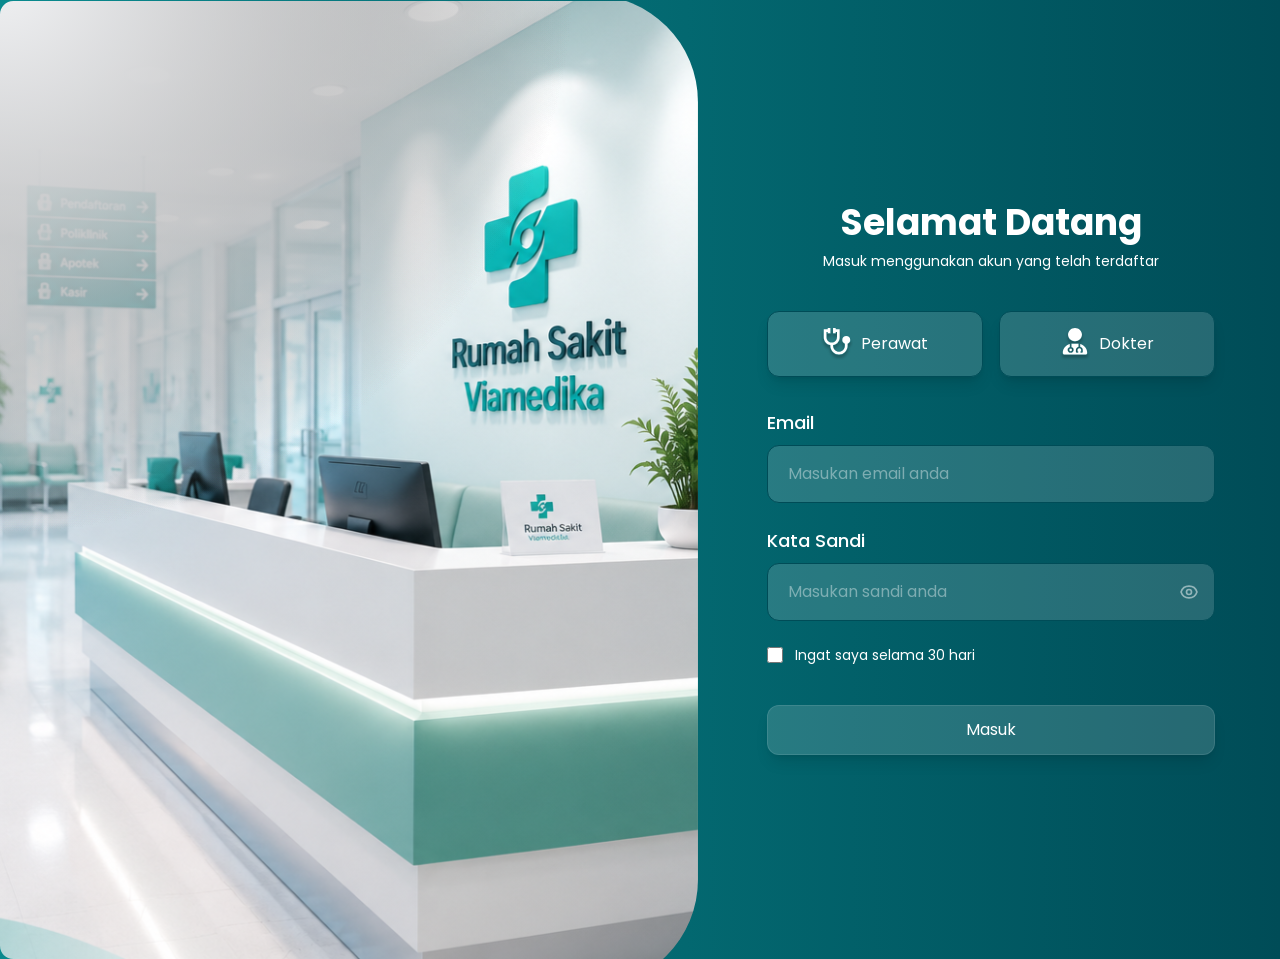
<file: index.html>
<!doctype html>
<html lang="en">
  <head>
    <meta charset="UTF-8" />
    <meta name="viewport" content="width=device-width, initial-scale=1.0" />
    <title>SIMRS</title>
    <style>
      body {
        display: flex;
        align-items: center;
        justify-content: center;
        height: 100vh;
        margin: 0;
        font-family: sans-serif;
        background: #f5f5f5;
        color: #555;
      }
      .loader {
        text-align: center;
      }
      .spinner {
        width: 40px;
        height: 40px;
        border: 4px solid #ddd;
        border-top-color: #4f86f7;
        border-radius: 50%;
        animation: spin 0.8s linear infinite;
        margin: 0 auto 12px;
      }
      @keyframes spin { to { transform: rotate(360deg); } }
    </style>
  </head>
  <body>
    <!-- Tampilan sementara selama verifikasi token berlangsung -->
    <div class="loader">
      <div class="spinner"></div>
      <p>Memeriksa sesi...</p>
    </div>

    <!-- Muat semua fungsi API terlebih dahulu -->
    <script src="/src/js/daftar-api.js"></script>

    <!-- Jalankan pemeriksaan auth setelah skrip siap -->
    <script>
      checkAuthAndRedirect();
    </script>
  </body>
</html>
</file>
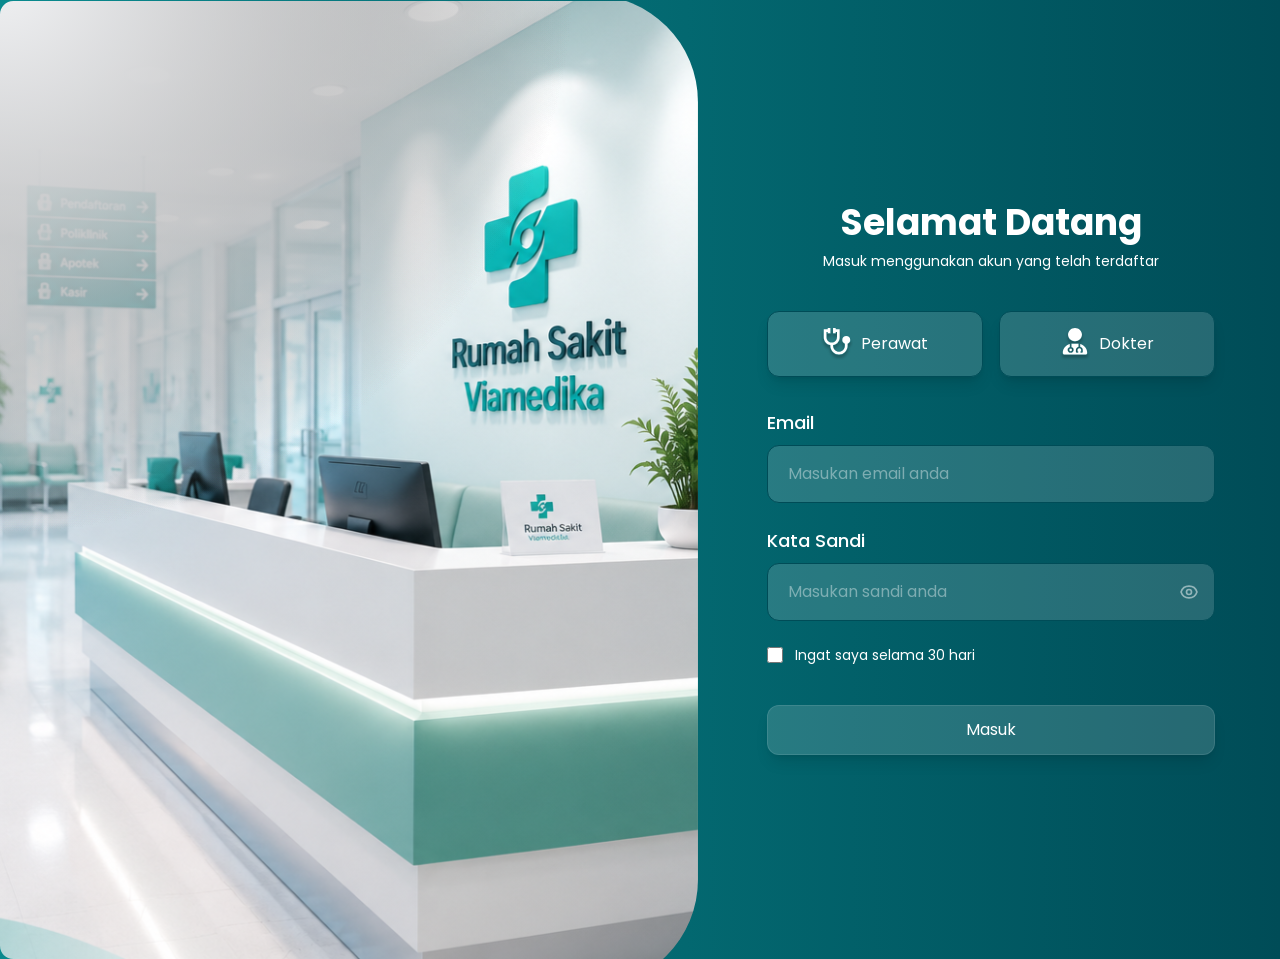
<file: login.html>
<!DOCTYPE html>
<html lang="en">
<head>
  <meta charset="UTF-8" />
  <meta name="viewport" content="width=device-width, initial-scale=1.0" />
  <link href="./src/output.css" rel="stylesheet" />
  <link rel="icon" type="image/png" href="/src/img/web-icon.png">
  <title>Login Page</title>
</head>

<body class="flex">

  <div class="bg-gradient-to-r from-[#0A8A8E] to-[#004C57] w-full flex">

    <!-- KIRI -->
    <div class="block">
      <img src="/src/img/rsv.svg" class=""/>
    </div>

    <!-- KANAN -->
    <div class="w-full md:w-1/2 flex items-center justify-center px-10 py-12">

      <!-- FORM -->
      <div class="w-full max-w-md text-white">

        <!-- JUDUL -->
        <div class="text-center mb-10">
          <h1 class="text-4xl font-bold mb-2">Selamat Datang</h1>
          <p class="text-white text-sm">Masuk menggunakan akun yang telah terdaftar</p>
        </div>

        <!-- PERAN (hanya informasi visual, role ditentukan dari server) -->
        <div class="flex gap-4 mb-8">
          <div class="flex-1 bg-white/15 rounded-xl py-4 flex items-center justify-center gap-2 shadow-lg border border-[#004C57]">
            <img src="/src/img/perawat.svg" class="w-8 h-8">
            <span class="text-white">Perawat</span>
          </div>
          <div class="flex-1 bg-white/15 rounded-xl py-4 flex items-center justify-center gap-2 shadow-lg border border-[#004C57]">
            <img src="/src/img/dokter.svg" class="w-8 h-8">
            <span class="text-white">Dokter</span>
          </div>
        </div>

        <!-- PESAN ERROR -->
        <div id="error-msg" class="hidden mb-4 px-4 py-3 bg-red-500/20 border border-red-400/50 rounded-xl text-sm text-red-200 text-center">
        </div>

        <!-- EMAIL -->
        <div class="flex flex-col mb-6">
          <label class="mb-2 text-lg font-medium" for="input-email">Email</label>
          <input
            id="input-email"
            type="email"
            placeholder="Masukan email anda"
            autocomplete="email"
            class="bg-white/15 rounded-xl px-5 py-4 outline-none border border-[#004C57] placeholder:text-white/40 focus:ring-2 focus:ring-[#3BC0A8]"
          />
        </div>

        <!-- PASSWORD -->
        <div class="flex flex-col mb-6">
          <label class="mb-2 text-lg font-medium" for="input-password">Kata Sandi</label>
          <div class="relative">
            <input
              id="input-password"
              type="password"
              placeholder="Masukan sandi anda"
              autocomplete="current-password"
              class="w-full bg-white/15 rounded-xl px-5 py-4 pr-12 outline-none border border-[#004C57] placeholder:text-white/40 focus:ring-2 focus:ring-[#3BC0A8]"
            />
            <!-- Toggle show/hide password -->
            <button
              type="button"
              id="btn-toggle-password"
              class="absolute right-4 top-1/2 -translate-y-1/2 text-white/50 hover:text-white transition"
              aria-label="Tampilkan kata sandi"
            >
              <!-- Eye icon -->
              <svg id="icon-eye" xmlns="http://www.w3.org/2000/svg" class="w-5 h-5" fill="none" viewBox="0 0 24 24" stroke="currentColor">
                <path stroke-linecap="round" stroke-linejoin="round" stroke-width="2" d="M15 12a3 3 0 11-6 0 3 3 0 016 0z" />
                <path stroke-linecap="round" stroke-linejoin="round" stroke-width="2" d="M2.458 12C3.732 7.943 7.523 5 12 5c4.477 0 8.268 2.943 9.542 7-1.274 4.057-5.065 7-9.542 7-4.477 0-8.268-2.943-9.542-7z" />
              </svg>
              <!-- Eye-off icon -->
              <svg id="icon-eye-off" xmlns="http://www.w3.org/2000/svg" class="w-5 h-5 hidden" fill="none" viewBox="0 0 24 24" stroke="currentColor">
                <path stroke-linecap="round" stroke-linejoin="round" stroke-width="2" d="M13.875 18.825A10.05 10.05 0 0112 19c-4.477 0-8.268-2.943-9.542-7a9.956 9.956 0 012.293-3.95M6.634 6.634A9.956 9.956 0 0112 5c4.477 0 8.268 2.943 9.542 7a10.05 10.05 0 01-1.395 2.82M3 3l18 18" />
              </svg>
            </button>
          </div>
        </div>

        <!-- INGAT SAYA -->
        <div class="flex items-center gap-3 mb-10">
          <input
            id="input-remember"
            type="checkbox"
            class="w-4 h-4 accent-[#3BC0A8] cursor-pointer"
          />
          <label for="input-remember" class="text-sm cursor-pointer select-none">Ingat saya selama 30 hari</label>
        </div>

        <!-- BUTTON -->
        <div class="flex flex-col items-center">
          <button
            id="btn-login"
            type="button"
            class="w-full bg-white/15 hover:bg-[#3BC0A8] disabled:opacity-50 disabled:cursor-not-allowed px-24 py-3 rounded-xl shadow-lg border border-white/10 transition-colors duration-200 flex items-center justify-center gap-2"
          >
            <span id="btn-login-text">Masuk</span>
            <!-- Spinner (tersembunyi saat idle) -->
            <svg id="btn-spinner" class="hidden w-4 h-4 animate-spin" xmlns="http://www.w3.org/2000/svg" fill="none" viewBox="0 0 24 24">
              <circle class="opacity-25" cx="12" cy="12" r="10" stroke="currentColor" stroke-width="4"></circle>
              <path class="opacity-75" fill="currentColor" d="M4 12a8 8 0 018-8v8z"></path>
            </svg>
          </button>
        </div>

      </div>
    </div>
  </div>

  <!-- Muat fungsi API -->
  <script src="/src/js/daftar-api.js"></script>

  <script>
    // ── Elemen DOM ──────────────────────────────────────────────
    const inputEmail    = document.getElementById("input-email");
    const inputPassword = document.getElementById("input-password");
    const inputRemember = document.getElementById("input-remember");
    const btnLogin      = document.getElementById("btn-login");
    const btnText       = document.getElementById("btn-login-text");
    const btnSpinner    = document.getElementById("btn-spinner");
    const errorMsg      = document.getElementById("error-msg");
    const btnToggle     = document.getElementById("btn-toggle-password");
    const iconEye       = document.getElementById("icon-eye");
    const iconEyeOff    = document.getElementById("icon-eye-off");

    // ── Toggle show/hide password ───────────────────────────────
    btnToggle.addEventListener("click", () => {
      const isPassword = inputPassword.type === "password";
      inputPassword.type = isPassword ? "text" : "password";
      iconEye.classList.toggle("hidden", isPassword);
      iconEyeOff.classList.toggle("hidden", !isPassword);
    });

    // ── Tampilkan / sembunyikan pesan error ─────────────────────
    function showError(msg) {
      errorMsg.textContent = msg;
      errorMsg.classList.remove("hidden");
    }
    function hideError() {
      errorMsg.classList.add("hidden");
    }

    // ── Ubah state tombol saat loading ──────────────────────────
    function setLoading(loading) {
      btnLogin.disabled = loading;
      btnText.textContent = loading ? "Memproses..." : "Masuk";
      btnSpinner.classList.toggle("hidden", !loading);
    }

    // ── Handler login ───────────────────────────────────────────
    async function handleLogin() {
      hideError();

      const email      = inputEmail.value.trim();
      const password   = inputPassword.value;
      const rememberMe = inputRemember.checked;

      // Validasi sisi klien
      if (!email) {
        showError("Email tidak boleh kosong.");
        inputEmail.focus();
        return;
      }
      if (!password) {
        showError("Kata sandi tidak boleh kosong.");
        inputPassword.focus();
        return;
      }

      setLoading(true);

      // Panggil fungsi login dari daftar-api.js
      const result = await login(email, password, rememberMe);

      setLoading(false);

      if (!result.success) {
        showError(result.message);
        return;
      }

      // Redirect sesuai role yang dikembalikan server
      switch (result.role) {
        case "dokter":
          window.location.href = "dashboard/dokter";
          break;
        case "perawat":
          window.location.href = "dashboard/perawat";
          break;
        default:
          showError("Role tidak dikenal: " + result.role);
      }
    }

    // ── Event listeners ─────────────────────────────────────────
    btnLogin.addEventListener("click", handleLogin);

    // Tekan Enter di field manapun → trigger login
    [inputEmail, inputPassword].forEach(el => {
      el.addEventListener("keydown", (e) => {
        if (e.key === "Enter") handleLogin();
      });
    });
  </script>

</body>
</html>
</file>
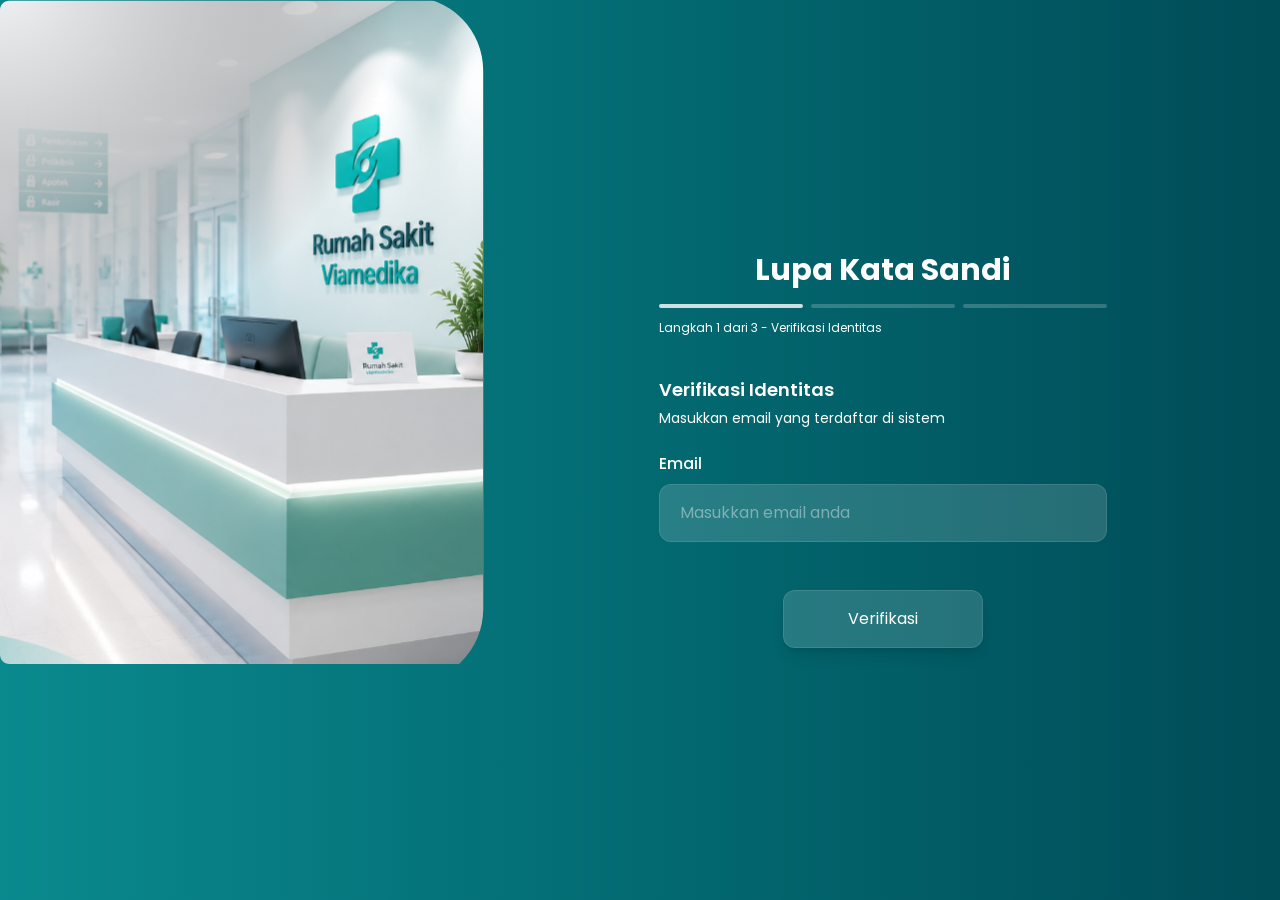
<file: lupakatasandi.html>
<!DOCTYPE html>
<html lang="en">
<head>
    <meta charset="UTF-8">
    <meta name="viewport" content="width=device-width, initial-scale=1.0">
    <link href="./src/output.css" rel="stylesheet" />
    <title>Lupa Kata Sandi</title>
</head>
<body class="bg-gradient-to-r from-[#0A8A8E] to-[#004C57] min-h-screen flex">
    <img src="/src/img/rsv.svg" class="h-166 ">

     <div class="w-full px-14 py-14 text-white flex items-center justify-center">

      <div class="w-full max-w-md">

        <!-- TITLE -->
        <div class="text-center mb-10">

          <h1 class="text-3xl font-bold mb-4">Lupa Kata Sandi</h1>
            <!-- 3 GARIS -->
            <div class="flex items-center justify-center gap-2 mb-3">

                <div class="w-40 h-1 rounded-full bg-white/80"></div>

                <div class="w-40 h-1 rounded-full bg-white/20"></div>

                <div class="w-40 h-1 rounded-full bg-white/20"></div>

            </div>

            <p class="text-xs text-white text-left">Langkah 1 dari 3 - Verifikasi Identitas</p>
            
        </div>
        
          
        


        <!-- MAIN -->
        <div class="">

          <h2 class="text-lg font-semibold mb-1">Verifikasi Identitas</h2>

          <p class="text-sm text-white mb-6">Masukkan email yang terdaftar di sistem</p>

          <!-- EMAIL -->
            <div class="flex flex-col mb-12">

                <label class="mb-2 font-medium">Email</label>

                 <input type="email" placeholder="Masukkan email anda" class="bg-white/15 w-full rounded-xl px-5 py-4 outline-none border border-white/10 placeholder:text-white/40 focus:ring-2 focus:ring-[#3BC0A8] ">

            </div>
        </div>
          <!-- BUTTON VERIFIKASI -->
          <button class="w-50 max-w-md mx-auto flex justify-center bg-white/15 hover:bg-[#3BC0A8]  py-4 rounded-xl shadow-lg border border-white/10 ">Verifikasi</button>

      </div>

    </div>

</body>
</html>
</file>
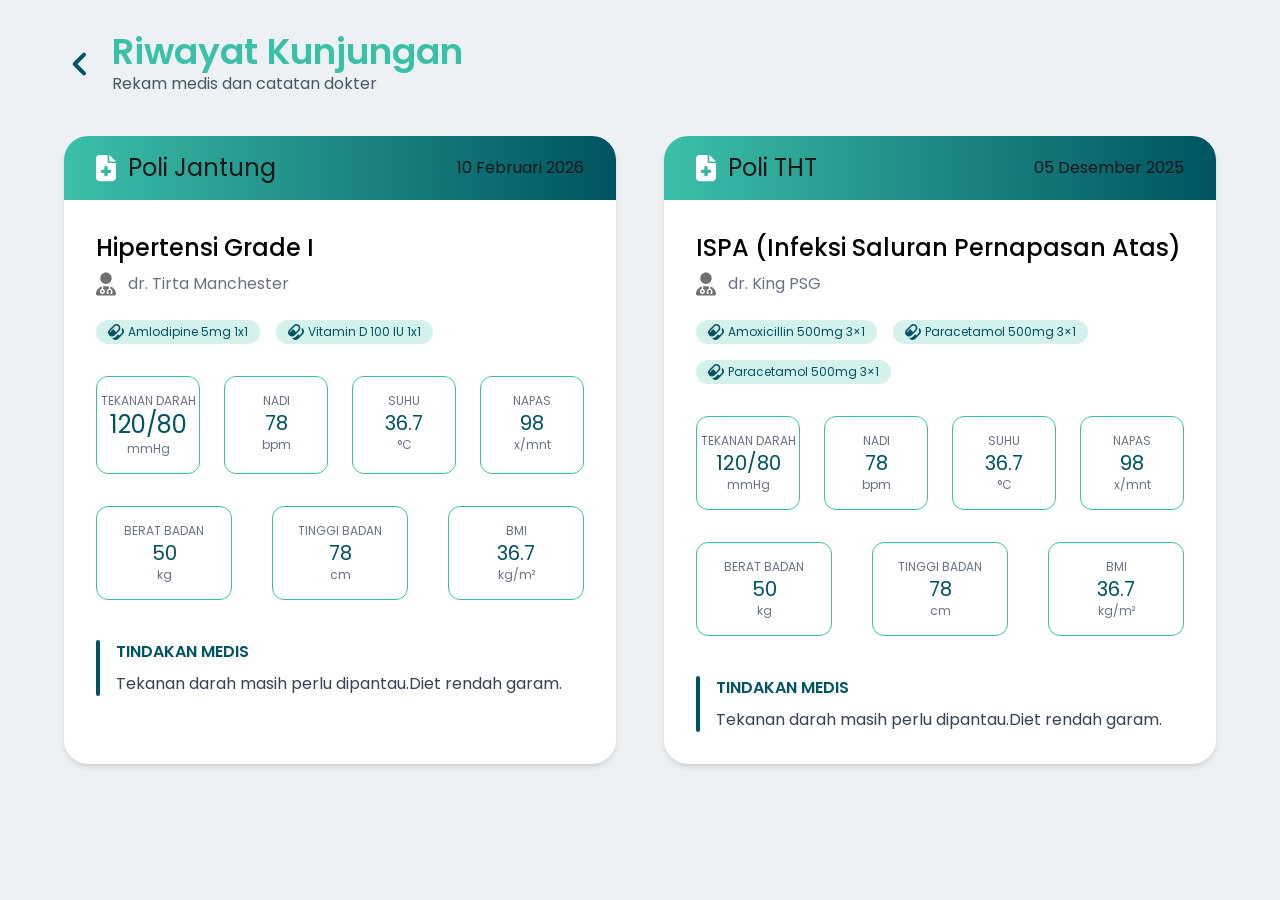
<file: riwayatkunjungan.html>
<!DOCTYPE html>
<html lang="en">
<head>
    <meta charset="UTF-8">
    <meta name="viewport" content="width=device-width, initial-scale=1.0">
    <link href="./src/output.css" rel="stylesheet" />
    <title>Riwayat Kunjungan</title>
</head>

<body class="bg-[#EEF1F4] min-h-screen font-poppins">

  <!-- HEADER -->
  <div class="px-16 pt-8">

    <div class="flex items-center gap-4">

      <a href="#"><svg class="w-8 h-8 text-[#005461]" fill="none" stroke="currentColor" viewBox="0 0 24 24"><path stroke-linecap="round" stroke-linejoin="round" stroke-width="3" d="M15 19l-7-7 7-7"/></svg></a>

      <div>
        <h1 class="text-4xl font-semibold text-[#3BC0A8]">Riwayat Kunjungan</h1>

        <p class="text-gray-600">Rekam medis dan catatan dokter</p>
      </div>

    </div>

  </div>

  <!-- CARD WRAPPER -->
  <div class="px-16 mt-10">

    <div class="grid grid-cols-2 gap-12">

      <!-- CARD -->
      <div class="bg-white rounded-3xl shadow-md overflow-hidden">

        <!-- HEADER CARD -->
        <div class="bg-gradient-to-r from-[#3BC0A8] to-[#005461] px-8 py-4 flex justify-between items-center">

          <div class="flex items-center gap-3">
            <h2 class="text-2xl flex"><img src="/src/img/poli.svg" class="w-5 mr-3">Poli Jantung</h2>
          </div>

          <p>10 Februari 2026</p>

        </div>

        <!-- CONTENT -->
        <div class="p-8">

          <h3 class="text-2xl font-medium text-black">Hipertensi Grade I</h3>

          <p class="text-gray-500 mt-2 flex"><img src="/src/img/dokter1.svg" class="w-5 mr-3 ">dr. Tirta Manchester</p>

          <!-- OBAT -->
          <div class="flex gap-4 mt-6 flex-wrap">

            <span class="bg-[#D5F1EC] rounded-full px-3 py-1 text-[#005461] text-xs flex items-center"><img src="/src/img/obat.svg" class="w-4 h-4 mr-1 ">Amlodipine 5mg 1x1</span>

            <span class="bg-[#D5F1EC] rounded-full px-3 py-1 text-[#005461] text-xs flex items-center"><img src="/src/img/obat.svg" class="w-4 h-4 mr-1">Vitamin D 100 IU 1x1</span>

          </div>

          <!-- ATAS -->
          <div class="grid grid-cols-4 gap-6 mt-8">

            <div class="border border-[#3BC0A8] rounded-xl text-center py-4">

              <p class="text-xs text-gray-500">TEKANAN DARAH</p>

              <h3 class="text-2xl text-[#005461]">120/80</h3>

              <p class="text-xs text-gray-500">mmHg</p>

            </div>

            <div class="border border-[#3BC0A8] rounded-xl text-center py-4">

              <p class="text-xs text-gray-500">NADI</p>

              <h1 class="text-xl text-[#005461]">78</h1>

              <p class="text-xs text-gray-500">bpm</p>

            </div>

            <div class="border border-[#3BC0A8] rounded-xl text-center py-4">

              <p class="text-xs text-gray-500">SUHU</p>

              <h1 class="text-xl text-[#005461]">36.7</h1>

              <p class="text-xs text-gray-500">°C</p>

            </div>

            <div class="border border-[#3BC0A8] rounded-xl text-center py-4">

              <p class="text-xs text-gray-500">NAPAS</p>

              <h1 class="text-xl text-[#005461]">98</h1>

              <p class="text-xs text-gray-500">x/mnt</p>

            </div>

          </div>

          <!-- BAWAH -->
          <div class="flex justify-center gap-10 mt-8">

            <div class="border border-[#3BC0A8] rounded-xl w-40 text-center py-4">

              <p class="text-xs text-gray-500">BERAT BADAN</p>

              <h1 class="text-xl text-[#005461]">50</h1>

              <p class="text-xs text-gray-500">kg</p>

            </div>

            <div class="border border-[#3BC0A8] rounded-xl w-40 text-center py-4">

              <p class="text-xs text-gray-500">TINGGI BADAN</p>

              <h1 class="text-xl text-[#005461]">78</h1>

              <p class="text-xs text-gray-500">cm</p>

            </div>

            <div class="border border-[#3BC0A8] rounded-xl w-40 text-center py-4">

              <p class="text-xs text-gray-500">BMI</p>

              <h1 class="text-xl text-[#005461]">36.7</h1>

              <p class="text-xs text-gray-500">kg/m²</p>

            </div>

          </div>

          <!-- TINDAKAN -->
          <div class="mt-10 flex gap-4">

            <div class="w-1 bg-[#005461] rounded-full"></div>

            <div>
              <h3 class="font-semibold text-[#005461]">TINDAKAN MEDIS</h3>

              <p class="mt-2 text-gray-700">Tekanan darah masih perlu dipantau.Diet rendah garam.</p>
            </div>

          </div>

        </div>

      </div>

      <!-- CARD 2-->
      <div class="bg-white rounded-3xl shadow-md overflow-hidden">

        <!-- HEADER CARD -->
        <div class="bg-gradient-to-r from-[#3BC0A8] to-[#005461] px-8 py-4 flex justify-between items-center">

          <div class="flex items-center gap-3">
            <h2 class="text-2xl flex"><img src="/src/img/poli.svg" class="w-5 mr-3">Poli THT</h2>
          </div>

          <p>05 Desember 2025</p>

        </div>

        <!-- CONTENT -->
        <div class="p-8">

          <h3 class="text-2xl font-medium text-black">ISPA (Infeksi Saluran Pernapasan Atas)</h3>

          <p class="text-gray-500 mt-2 flex"><img src="/src/img/dokter1.svg" class="w-5 mr-3 ">dr. King PSG</p>

          <!-- OBAT -->
          <div class="flex gap-4 mt-6 flex-wrap">

            <span class="bg-[#D5F1EC] rounded-full px-3 py-1 text-[#005461] text-xs flex items-center"><img src="/src/img/obat.svg" class="w-4 h-4 mr-1">Amoxicillin 500mg 3×1</span>

            <span class="bg-[#D5F1EC] rounded-full px-3 py-1 text-[#005461] text-xs flex items-center"><img src="/src/img/obat.svg" class="w-4 h-4 mr-1">Paracetamol 500mg 3×1</span>
            
            <span class="bg-[#D5F1EC] rounded-full px-3 py-1 text-[#005461] text-xs flex items-center"><img src="/src/img/obat.svg" class="w-4 h-4 mr-1">Paracetamol 500mg 3×1</span>

          </div>

          <!-- ATAS -->
          <div class="grid grid-cols-4 gap-6 mt-8">

            <div class="border border-[#3BC0A8] rounded-xl text-center py-4">

              <p class="text-xs text-gray-500">TEKANAN DARAH</p>

              <h3 class="text-xl text-[#005461]">120/80</h3>

              <p class="text-xs text-gray-500">mmHg</p>

            </div>

            <div class="border border-[#3BC0A8] rounded-xl text-center py-4">

              <p class="text-xs text-gray-500">NADI</p>

              <h1 class="text-xl text-[#005461]">78</h1>

              <p class="text-xs text-gray-500">bpm</p>

            </div>

            <div class="border border-[#3BC0A8] rounded-xl text-center py-4">

              <p class="text-xs text-gray-500">SUHU</p>

              <h1 class="text-xl text-[#005461]">36.7</h1>

              <p class="text-xs text-gray-500">°C</p>

            </div>

            <div class="border border-[#3BC0A8] rounded-xl text-center py-4">

              <p class="text-xs text-gray-500">NAPAS</p>

              <h1 class="text-xl text-[#005461]">98</h1>

              <p class="text-xs text-gray-500">x/mnt</p>

            </div>

          </div>

          <!-- BAWAH -->
          <div class="flex justify-center gap-10 mt-8">

            <div class="border border-[#3BC0A8] rounded-xl w-40 text-center py-4">

              <p class="text-xs text-gray-500">BERAT BADAN</p>

              <h1 class="text-xl text-[#005461]">50</h1>

              <p class="text-xs text-gray-500">kg</p>

            </div>

            <div class="border border-[#3BC0A8] rounded-xl w-40 text-center py-4">

              <p class="text-xs text-gray-500">TINGGI BADAN</p>

              <h1 class="text-xl text-[#005461]">78</h1>

              <p class="text-xs text-gray-500">cm</p>

            </div>

            <div class="border border-[#3BC0A8] rounded-xl w-40 text-center py-4">

              <p class="text-xs text-gray-500">BMI</p>

              <h1 class="text-xl text-[#005461]">36.7</h1>

              <p class="text-xs text-gray-500">kg/m²</p>

            </div>

          </div>

          <!-- TINDAKAN -->
          <div class="mt-10 flex gap-4">

            <div class="w-1 bg-[#005461] rounded-full"></div>

            <div>
              <h3 class="font-semibold text-[#005461]">TINDAKAN MEDIS</h3>

              <p class="mt-2 text-gray-700">Tekanan darah masih perlu dipantau.Diet rendah garam.</p>
            </div>

          </div>

        </div>

      </div>


      
    </div>

  </div>

</body>
</html>
</file>
